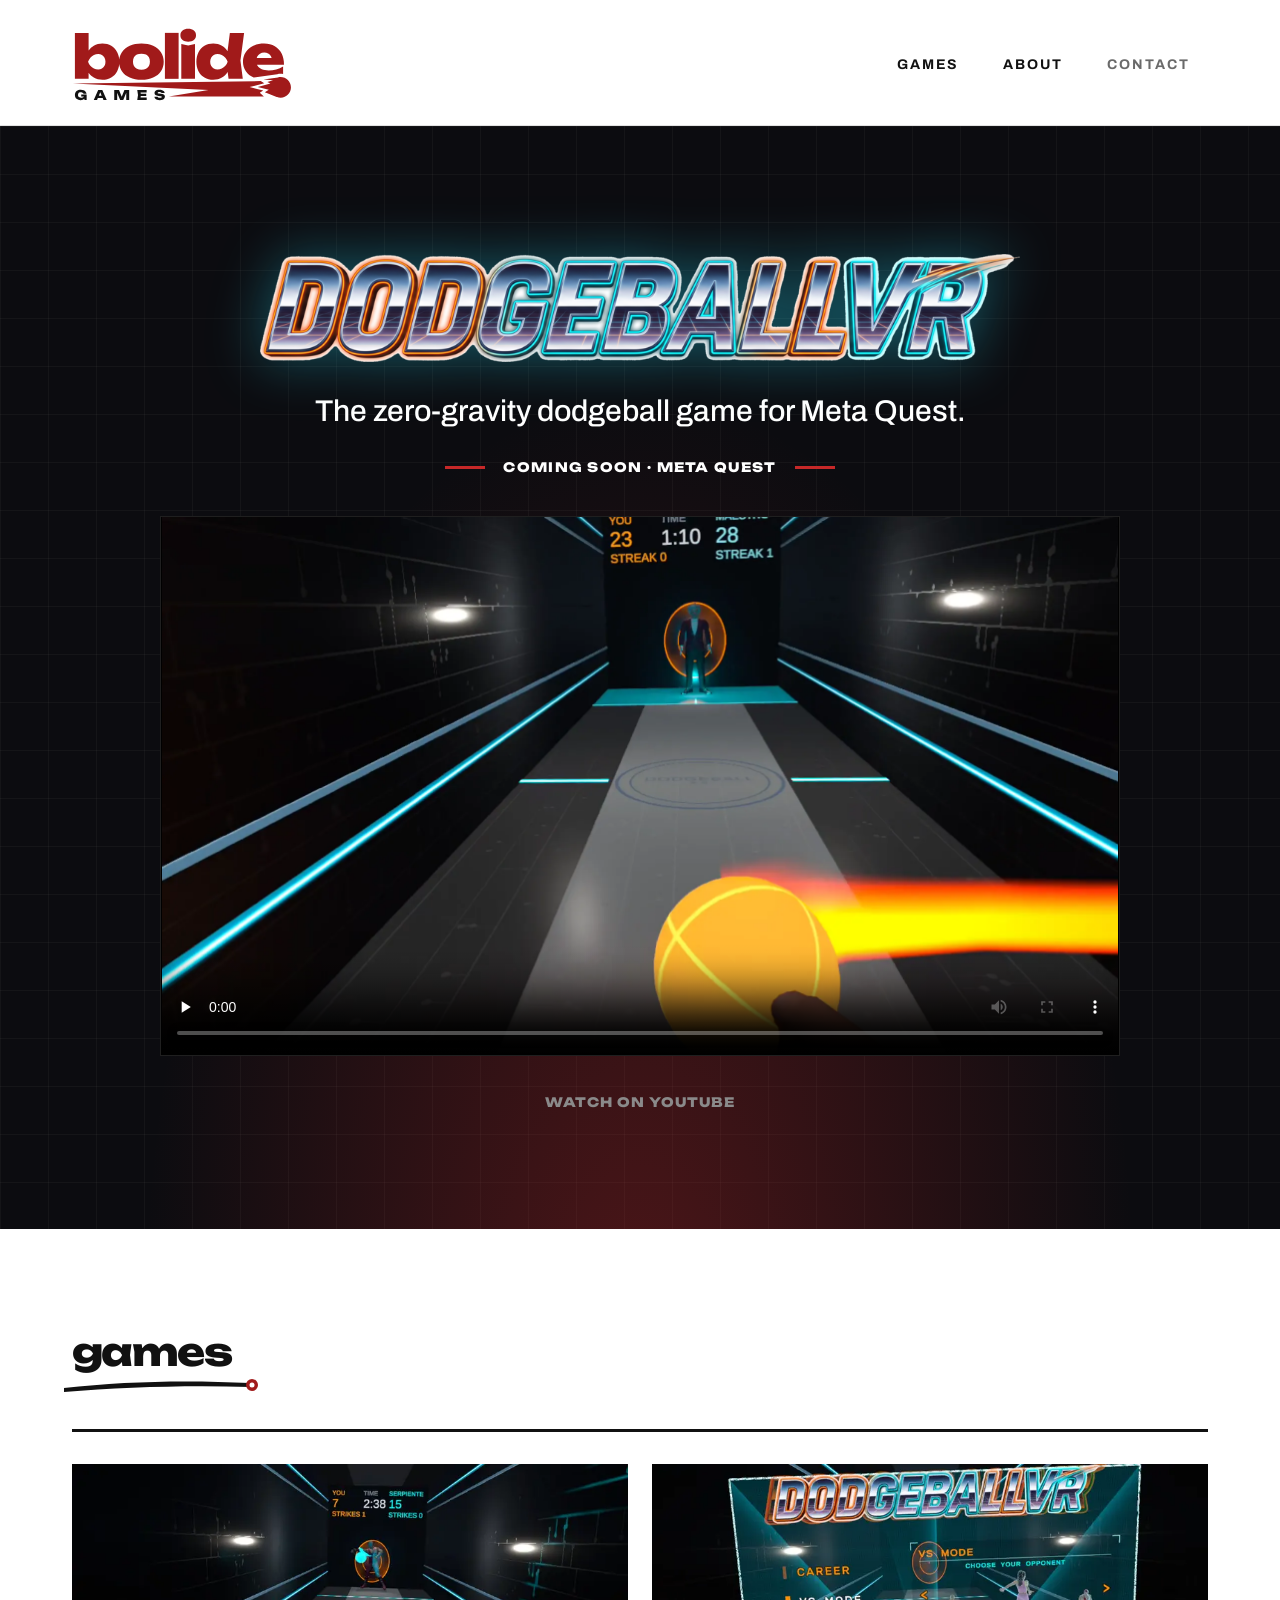
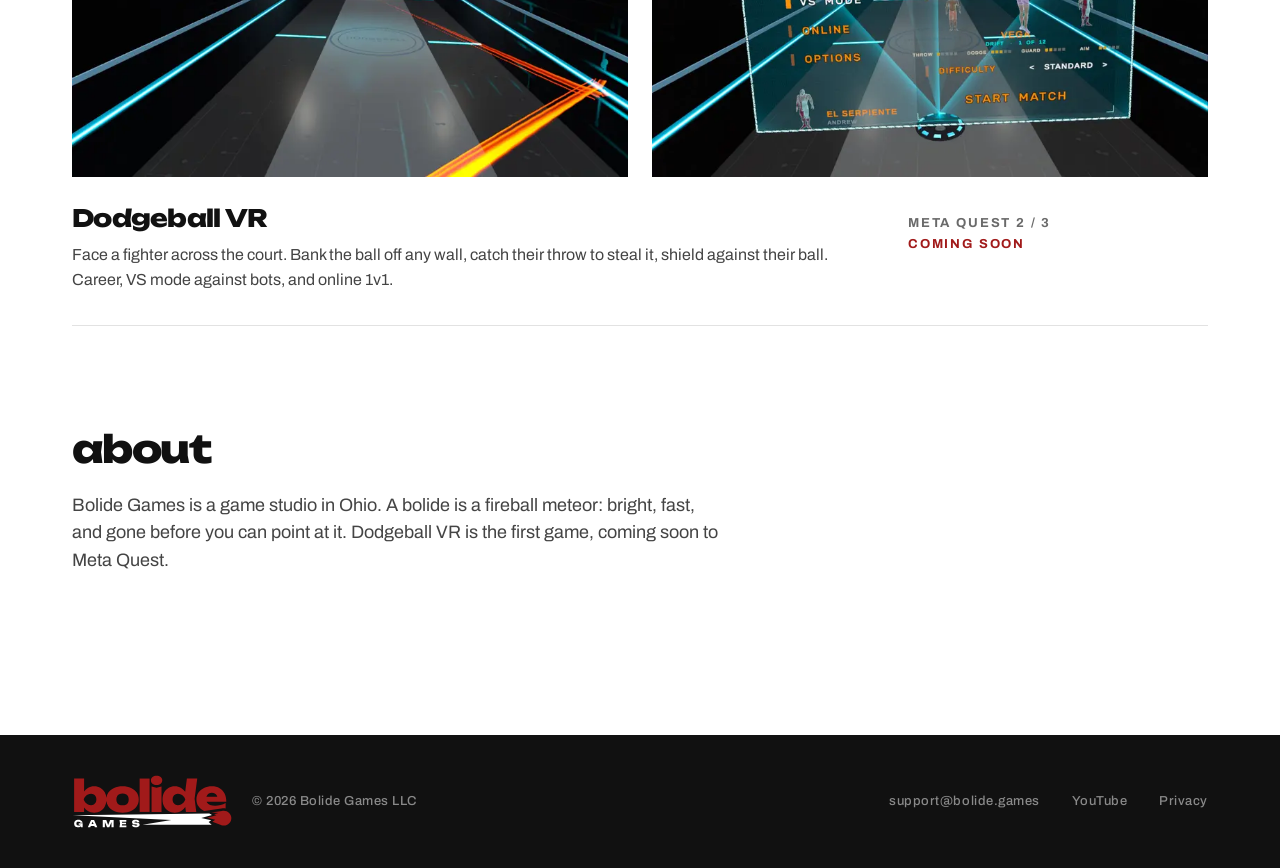
<file: index.html>
<!doctype html>
<html lang="en">
<head>
<meta charset="utf-8">
<meta name="viewport" content="width=device-width, initial-scale=1">
<title>Bolide Games</title>
<meta name="description" content="Bolide Games is an indie studio making Dodgeball VR, the zero-gravity dodgeball game for Meta Quest. Coming soon.">
<meta name="theme-color" content="#111111">
<meta property="og:title" content="Bolide Games">
<meta property="og:description" content="Dodgeball VR — the zero-gravity dodgeball game for Meta Quest. Coming soon.">
<meta property="og:image" content="/img/og.png">
<meta property="og:type" content="website">
<link rel="icon" href="/img/favicon.svg" type="image/svg+xml">
<link rel="apple-touch-icon" href="/img/apple-touch-icon.png">
<link rel="stylesheet" href="/style.css">
</head>
<body>
<header class="site-header">
  <div class="wrap">
    <a class="brand" href="/"><img src="/img/bolide-on-light.svg" alt="Bolide Games" width="220" height="76"></a>
    <nav class="nav" aria-label="Site">
      <a href="#games">Games</a>
      <a href="#about">About</a>
      <a class="contact" href="mailto:support@bolide.games">Contact</a>
    </nav>
  </div>
</header>

<section class="hero">
  <div class="wrap">
    <h1><img src="/img/dodgeball-vr-logo.webp" alt="Dodgeball VR" width="1024" height="145"></h1>
    <p>The zero-gravity dodgeball game for Meta&nbsp;Quest.</p>
    <div class="badge">Coming soon &middot; Meta Quest</div>
    <video class="trailer" controls playsinline preload="none" poster="/img/dodgeball-vr-trailer-poster.webp" width="1920" height="1080" aria-label="Dodgeball VR trailer">
      <source src="/video/dodgeball-vr-trailer-v21.mp4" type="video/mp4">
    </video>
    <a class="watch" href="https://www.youtube.com/watch?v=6ovTwBm0Qi8">Watch on YouTube</a>
  </div>
</section>

<section class="section" id="games">
  <div class="wrap">
    <div class="games-h">
      <h2 class="h-display">games</h2>
      <svg viewBox="0 0 400 40" aria-hidden="true"><path d="M0 22 C 120 8, 250 6, 372 12 L 372 20 C 250 16, 120 20, 0 30 Z" fill="#111111"/><circle cx="376" cy="16" r="12" fill="#a11a1a"/><circle cx="376" cy="16" r="5" fill="#ffffff"/></svg>
    </div>
    <article class="game">
      <div class="shots">
        <div class="shot"><img src="/img/dodgeball-vr-match-800.webp" srcset="/img/dodgeball-vr-match-800.webp 800w, /img/dodgeball-vr-match-1600.webp 1600w" sizes="(max-width: 900px) 100vw, 46vw" alt="A match in progress: the ball streaks across the court toward the opponent, who is holding a ball ready to throw" width="800" height="450" loading="lazy"></div>
        <div class="shot"><img src="/img/dodgeball-vr-menu-800.webp" srcset="/img/dodgeball-vr-menu-800.webp 800w, /img/dodgeball-vr-menu-1600.webp 1600w" sizes="(max-width: 900px) 100vw, 46vw" alt="Choosing an opponent in VS mode, with each fighter's throw, dodge, guard and aim ratings" width="800" height="450" loading="lazy"></div>
      </div>
      <div class="facts">
        <div>
          <h3>Dodgeball VR</h3>
          <p>Face a fighter across the court. Bank the ball off any wall, catch their throw to steal it, shield against their ball. Career, VS mode against bots, and online 1v1.</p>
        </div>
        <div class="meta label">
          <div class="platform">Meta Quest 2 / 3</div>
          <div class="status">Coming soon</div>
        </div>
        <div class="link"></div>
      </div>
    </article>
  </div>
</section>

<section class="about" id="about">
  <div class="wrap">
    <h2 class="h-display">about</h2>
    <p>Bolide Games is a game studio in Ohio. A bolide is a fireball meteor: bright, fast, and gone before you can point at it. Dodgeball VR is the first game, coming soon to Meta Quest.</p>
  </div>
</section>

<footer class="site-footer">
  <div class="wrap">
    <div class="left">
      <img src="/img/bolide-on-dark.svg" alt="" width="160" height="55">
      <div>&copy; 2026 Bolide Games LLC</div>
    </div>
    <div class="right">
      <a href="mailto:support@bolide.games">support@bolide.games</a>
      <a href="https://www.youtube.com/@bolidegames">YouTube</a>
      <a href="/privacy">Privacy</a>
    </div>
  </div>
</footer>
</body>
</html>
</file>
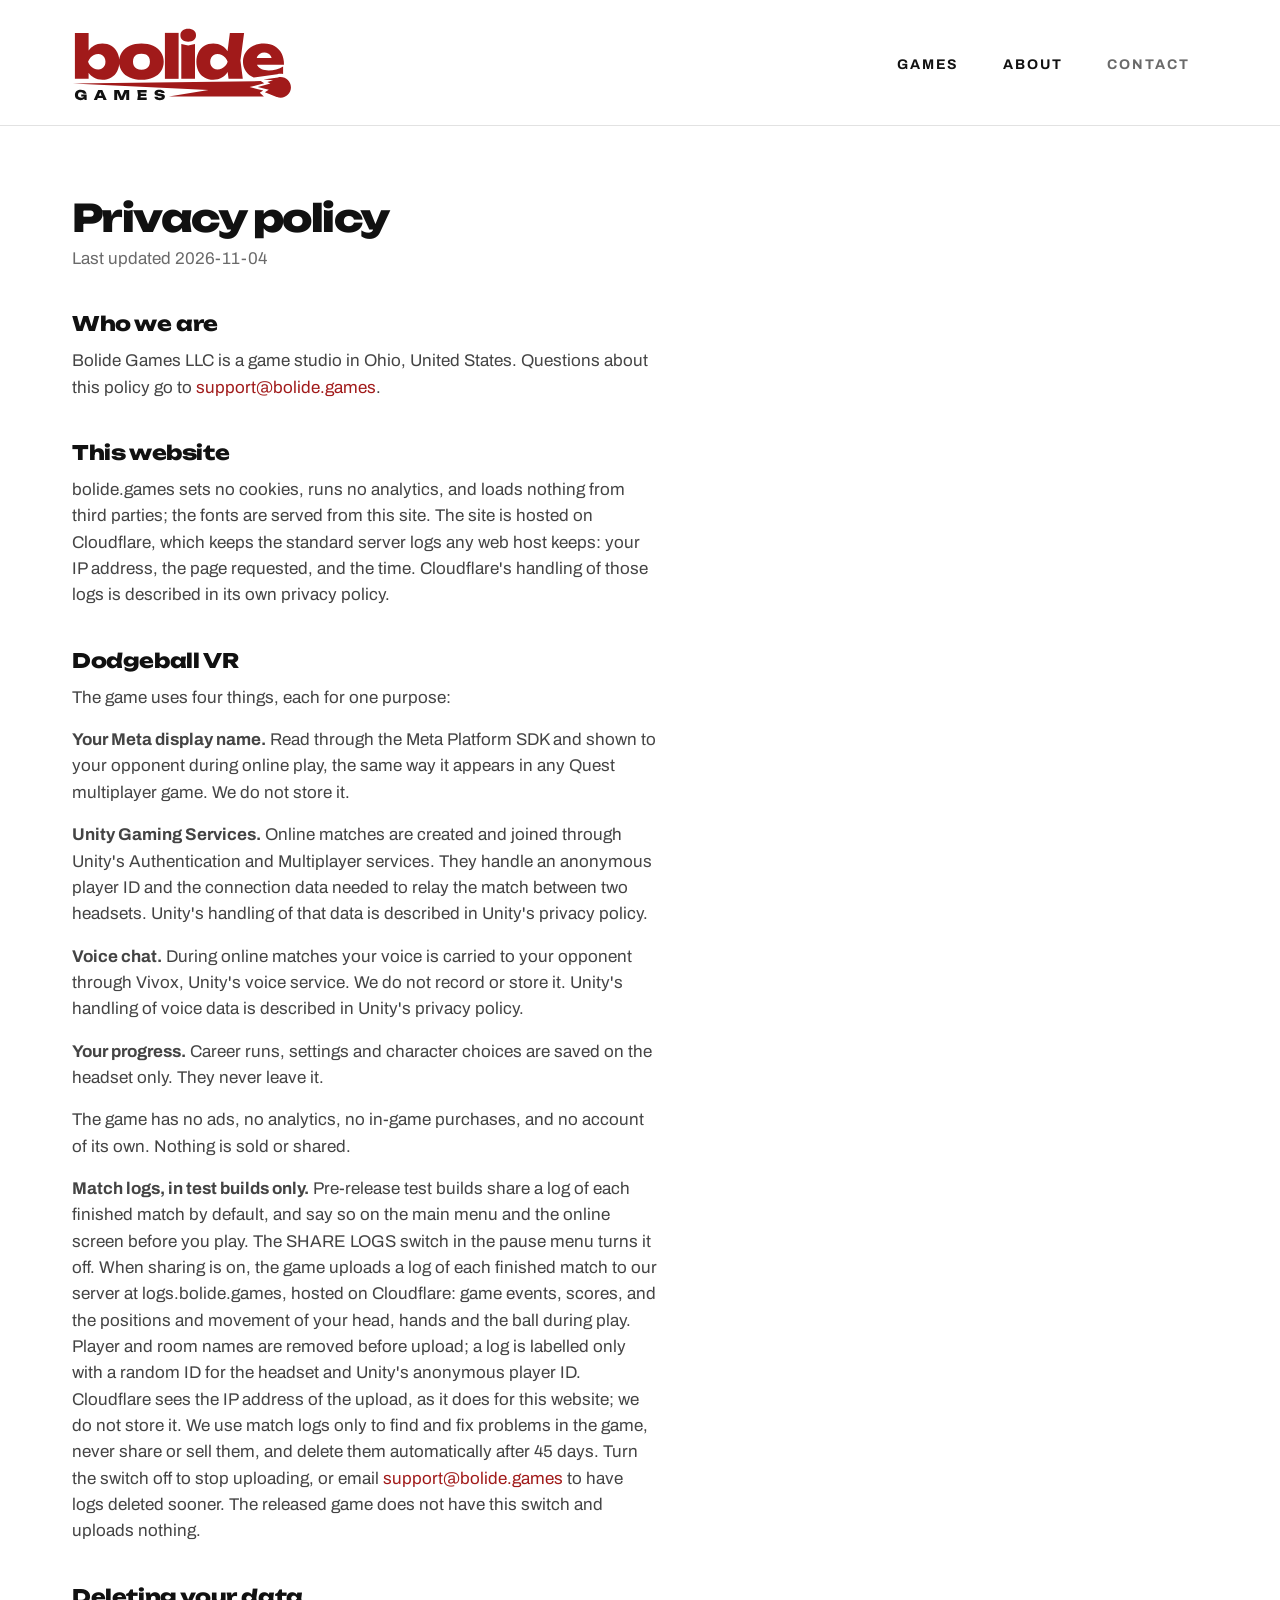
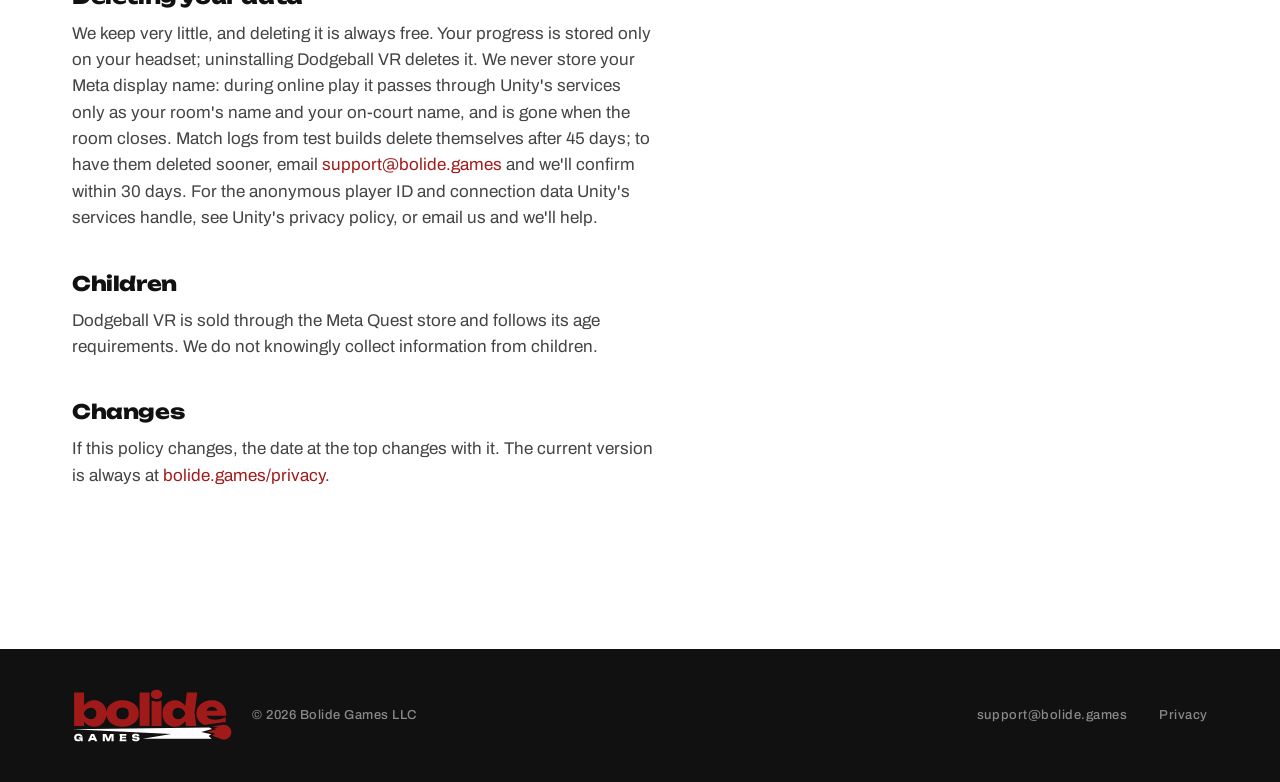
<file: privacy.html>
<!doctype html>
<html lang="en">
<head>
<meta charset="utf-8">
<meta name="viewport" content="width=device-width, initial-scale=1">
<title>Privacy policy — Bolide Games</title>
<meta name="description" content="What the Bolide Games website and Dodgeball VR collect, and what they do not.">
<meta name="theme-color" content="#111111">
<link rel="icon" href="/img/favicon.svg" type="image/svg+xml">
<link rel="apple-touch-icon" href="/img/apple-touch-icon.png">
<link rel="stylesheet" href="/style.css">
</head>
<body>
<header class="site-header">
  <div class="wrap">
    <a class="brand" href="/"><img src="/img/bolide-on-light.svg" alt="Bolide Games" width="220" height="76"></a>
    <nav class="nav" aria-label="Site">
      <a href="/#games">Games</a>
      <a href="/#about">About</a>
      <a class="contact" href="mailto:support@bolide.games">Contact</a>
    </nav>
  </div>
</header>

<main class="prose">
  <div class="wrap">
    <h1>Privacy policy</h1>
    <p class="updated">Last updated 2026-11-04</p>
    <article>
      <h2>Who we are</h2>
      <p>Bolide Games LLC is a game studio in Ohio, United States. Questions about this policy go to <a href="mailto:support@bolide.games">support@bolide.games</a>.</p>

      <h2>This website</h2>
      <p>bolide.games sets no cookies, runs no analytics, and loads nothing from third parties; the fonts are served from this site. The site is hosted on Cloudflare, which keeps the standard server logs any web host keeps: your IP address, the page requested, and the time. Cloudflare's handling of those logs is described in its own privacy policy.</p>

      <h2>Dodgeball VR</h2>
      <p>The game uses four things, each for one purpose:</p>
      <p><strong>Your Meta display name.</strong> Read through the Meta Platform SDK and shown to your opponent during online play, the same way it appears in any Quest multiplayer game. We do not store it.</p>
      <p><strong>Unity Gaming Services.</strong> Online matches are created and joined through Unity's Authentication and Multiplayer services. They handle an anonymous player ID and the connection data needed to relay the match between two headsets. Unity's handling of that data is described in Unity's privacy policy.</p>
      <p><strong>Voice chat.</strong> During online matches your voice is carried to your opponent through Vivox, Unity's voice service. We do not record or store it. Unity's handling of voice data is described in Unity's privacy policy.</p>
      <p><strong>Your progress.</strong> Career runs, settings and character choices are saved on the headset only. They never leave it.</p>
      <p>The game has no ads, no analytics, no in-game purchases, and no account of its own. Nothing is sold or shared.</p>
      <p><strong>Match logs, in test builds only.</strong> Pre-release test builds share a log of each finished match by default, and say so on the main menu and the online screen before you play. The SHARE LOGS switch in the pause menu turns it off. When sharing is on, the game uploads a log of each finished match to our server at logs.bolide.games, hosted on Cloudflare: game events, scores, and the positions and movement of your head, hands and the ball during play. Player and room names are removed before upload; a log is labelled only with a random ID for the headset and Unity's anonymous player ID. Cloudflare sees the IP address of the upload, as it does for this website; we do not store it. We use match logs only to find and fix problems in the game, never share or sell them, and delete them automatically after 45 days. Turn the switch off to stop uploading, or email <a href="mailto:support@bolide.games">support@bolide.games</a> to have logs deleted sooner. The released game does not have this switch and uploads nothing.</p>

      <h2>Deleting your data</h2>
      <p>We keep very little, and deleting it is always free. Your progress is stored only on your headset; uninstalling Dodgeball VR deletes it. We never store your Meta display name: during online play it passes through Unity's services only as your room's name and your on-court name, and is gone when the room closes. Match logs from test builds delete themselves after 45 days; to have them deleted sooner, email <a href="mailto:support@bolide.games">support@bolide.games</a> and we'll confirm within 30 days. For the anonymous player ID and connection data Unity's services handle, see Unity's privacy policy, or email us and we'll help.</p>

      <h2>Children</h2>
      <p>Dodgeball VR is sold through the Meta Quest store and follows its age requirements. We do not knowingly collect information from children.</p>

      <h2>Changes</h2>
      <p>If this policy changes, the date at the top changes with it. The current version is always at <a href="/privacy">bolide.games/privacy</a>.</p>
    </article>
  </div>
</main>

<footer class="site-footer">
  <div class="wrap">
    <div class="left">
      <img src="/img/bolide-on-dark.svg" alt="" width="160" height="55">
      <div>&copy; 2026 Bolide Games LLC</div>
    </div>
    <div class="right">
      <a href="mailto:support@bolide.games">support@bolide.games</a>
      <a href="/privacy">Privacy</a>
    </div>
  </div>
</footer>
</body>
</html>
</file>
<file: style.css>
/* Bolide Games — one committed look: white page, dark hero and footer. */
@font-face { font-family: "Unbounded"; font-weight: 800; font-display: swap; src: url("fonts/unbounded-800.woff2") format("woff2"); }
@font-face { font-family: "Archivo"; font-weight: 400; font-display: swap; src: url("fonts/archivo-400.woff2") format("woff2"); }
@font-face { font-family: "Archivo"; font-weight: 500; font-display: swap; src: url("fonts/archivo-500.woff2") format("woff2"); }
@font-face { font-family: "Archivo"; font-weight: 700; font-display: swap; src: url("fonts/archivo-700.woff2") format("woff2"); }

:root {
  --red: #a11a1a; --red-dark: #c62828; --black: #111111; --ink: #444444; --muted: #6a6a6a;
  --hairline: #e2e2e2; --void: #0c0c10; --white: #ffffff; --grey: #8a8a8a;
  --display: "Unbounded", "Arial Black", "Archivo", Arial, sans-serif;
  --body: "Archivo", "Helvetica Neue", Arial, sans-serif;
  --gutter: 72px; --content: 1296px;
}
* { box-sizing: border-box; }
html { color-scheme: light; }
body { margin: 0; background: var(--white); color: var(--black); font: 400 16px/1.55 var(--body); -webkit-font-smoothing: antialiased; }
img { max-width: 100%; height: auto; display: block; }
a { color: var(--red); text-decoration: none; }
a:hover, a:focus-visible { color: var(--black); }
:focus-visible { outline: 3px solid var(--red-dark); outline-offset: 3px; }
.wrap { width: min(var(--content), 100% - 2 * var(--gutter)); margin-inline: auto; }
.label { font: 700 13px/1 var(--body); letter-spacing: 0.14em; text-transform: uppercase; }

/* header */
.site-header { border-bottom: 1px solid var(--hairline); }
.site-header .wrap { display: flex; justify-content: space-between; align-items: center; gap: 24px; padding-block: 28px 24px; }
.brand img { width: 220px; height: auto; }
.nav { display: flex; gap: 8px; }
.nav a { color: var(--black); padding: 10px 18px; font: 700 14px/1 var(--body); letter-spacing: 0.14em; text-transform: uppercase; }
.nav a:hover, .nav a:focus-visible { color: var(--red); }
.nav a.contact { color: var(--muted); }

/* hero */
.hero { background: var(--void); background-image: radial-gradient(ellipse at 50% 110%, rgba(198,40,40,0.35) 0%, rgba(12,12,16,0) 55%), linear-gradient(rgba(255,255,255,0.035) 1px, transparent 1px), linear-gradient(90deg, rgba(255,255,255,0.035) 1px, transparent 1px); background-size: 100% 100%, 48px 48px, 48px 48px; color: var(--white); text-align: center; }
.hero .wrap { display: flex; flex-direction: column; align-items: center; gap: 30px; padding-block: 128px 120px; }
.hero h1 { margin: 0; }
.hero h1 img { width: 760px; filter: drop-shadow(0 0 28px rgba(36,227,255,0.35)); }
.hero p { margin: 0; max-width: 860px; font: 500 30px/1.3 var(--body); text-wrap: balance; }
.badge { display: flex; align-items: center; gap: 18px; font: 800 13px/1 var(--display); letter-spacing: 0.1em; text-transform: uppercase; }
.badge::before, .badge::after { content: ""; width: 40px; height: 3px; background: var(--red-dark); }
.watch { margin-top: 10px; font: 700 13px/1 var(--display); letter-spacing: 0.08em; text-transform: uppercase; color: var(--grey); }
.watch:hover, .watch:focus-visible { color: var(--white); }
.trailer { display: block; width: min(960px, 100%); height: auto; aspect-ratio: 16 / 9; background: #000; border: 1px solid rgba(255,255,255,0.12); margin-top: 12px; }

/* sections */
.section .wrap { padding-block: 104px 0; }
.h-display { margin: 0; font: 800 38px/1 var(--display); letter-spacing: -0.04em; color: var(--black); }
.games-h { position: relative; width: 240px; height: 60px; margin-bottom: 36px; }
.games-h .h-display { position: absolute; left: 0; top: 0; }
.games-h svg { position: absolute; left: -8px; top: 44px; width: 200px; height: 20px; overflow: visible; }
/* Two screenshots side by side across the top, the facts on one line underneath:
   at this content width a shot inside a 4-column cell is ~380px, too small to read
   a scoreboard or a fighter's name. */
.game { padding-block: 32px; border-top: 3px solid var(--black); border-bottom: 1px solid var(--hairline); }
.game + .game { border-top: 0; }
.game .shots { display: grid; grid-template-columns: 1fr 1fr; gap: 24px; margin-bottom: 28px; }
.game .shot { background: var(--void); aspect-ratio: 16 / 9; }
.game .shot img { width: 100%; height: 100%; object-fit: cover; }
.game .facts { display: grid; grid-template-columns: 9fr 2fr 1fr; gap: 32px; align-items: baseline; }
.game h3 { margin: 0 0 12px; font: 800 24px/1.1 var(--display); letter-spacing: -0.03em; }
.game p { margin: 0; color: var(--ink); text-wrap: pretty; }
.game .meta { display: flex; flex-direction: column; gap: 8px; }
.game .meta .platform { color: var(--muted); }
.game .meta .status { color: var(--red); }
.about .wrap { padding-block: 104px 0; }
.about p { max-width: 65ch; margin: 24px 0 0; font-size: 18px; color: var(--ink); }

/* footer */
.site-footer { margin-top: 160px; background: var(--black); color: var(--grey); font: 500 13px/1.5 var(--body); letter-spacing: 0.04em; }
.site-footer .wrap { display: flex; justify-content: space-between; align-items: center; gap: 24px; padding-block: 40px; }
.site-footer .left { display: flex; align-items: center; gap: 20px; }
.site-footer .left img { width: 160px; height: auto; }
.site-footer .right { display: flex; gap: 32px; }
.site-footer a { color: var(--grey); }
.site-footer a:hover, .site-footer a:focus-visible { color: var(--white); }

/* privacy */
.prose .wrap { padding-block: 72px 0; }
.prose h1 { margin: 0 0 8px; font: 800 38px/1.05 var(--display); letter-spacing: -0.04em; }
.prose .updated { margin: 0 0 40px; color: var(--muted); }
.prose article { max-width: 65ch; }
.prose h2 { margin: 40px 0 12px; font: 800 20px/1.2 var(--display); letter-spacing: -0.02em; }
.prose p { margin: 0 0 16px; color: var(--ink); font-size: 17px; }

/* phone */
@media (max-width: 900px) {
  :root { --gutter: 20px; }
  .site-header .wrap { padding-block: 18px 16px; }
  .brand img { width: 156px; }
  .nav { gap: 4px; }
  .nav a { padding: 12px 10px; font-size: 12px; letter-spacing: 0.12em; }
  .hero .wrap { gap: 20px; padding-block: 56px 52px; }
  .hero h1 img { width: 330px; filter: drop-shadow(0 0 20px rgba(36,227,255,0.35)); }
  .hero p { font-size: 20px; line-height: 1.35; }
  .badge { gap: 12px; font-size: 11px; }
  .badge::before, .badge::after { width: 28px; }
  .section .wrap, .about .wrap { padding-block: 48px 0; }
  .h-display { font-size: 30px; }
  .games-h { width: 180px; height: 48px; margin-bottom: 20px; }
  .games-h svg { left: -6px; top: 34px; width: 160px; height: 16px; }
  .game { padding-block: 20px 24px; }
  .game .shots { grid-template-columns: 1fr; gap: 12px; margin-bottom: 16px; }
  .game .facts { grid-template-columns: 1fr; gap: 12px; }
  .game h3 { font-size: 20px; }
  .game .meta { flex-direction: row; justify-content: space-between; }
  .about p { font-size: 16px; }
  .site-footer { margin-top: 72px; }
  .site-footer .wrap { flex-direction: column; align-items: flex-start; gap: 14px; padding-block: 32px; }
  .site-footer .right { gap: 20px; }
}
@media (max-width: 380px) { .nav a { padding: 12px 6px; } }
</file>
